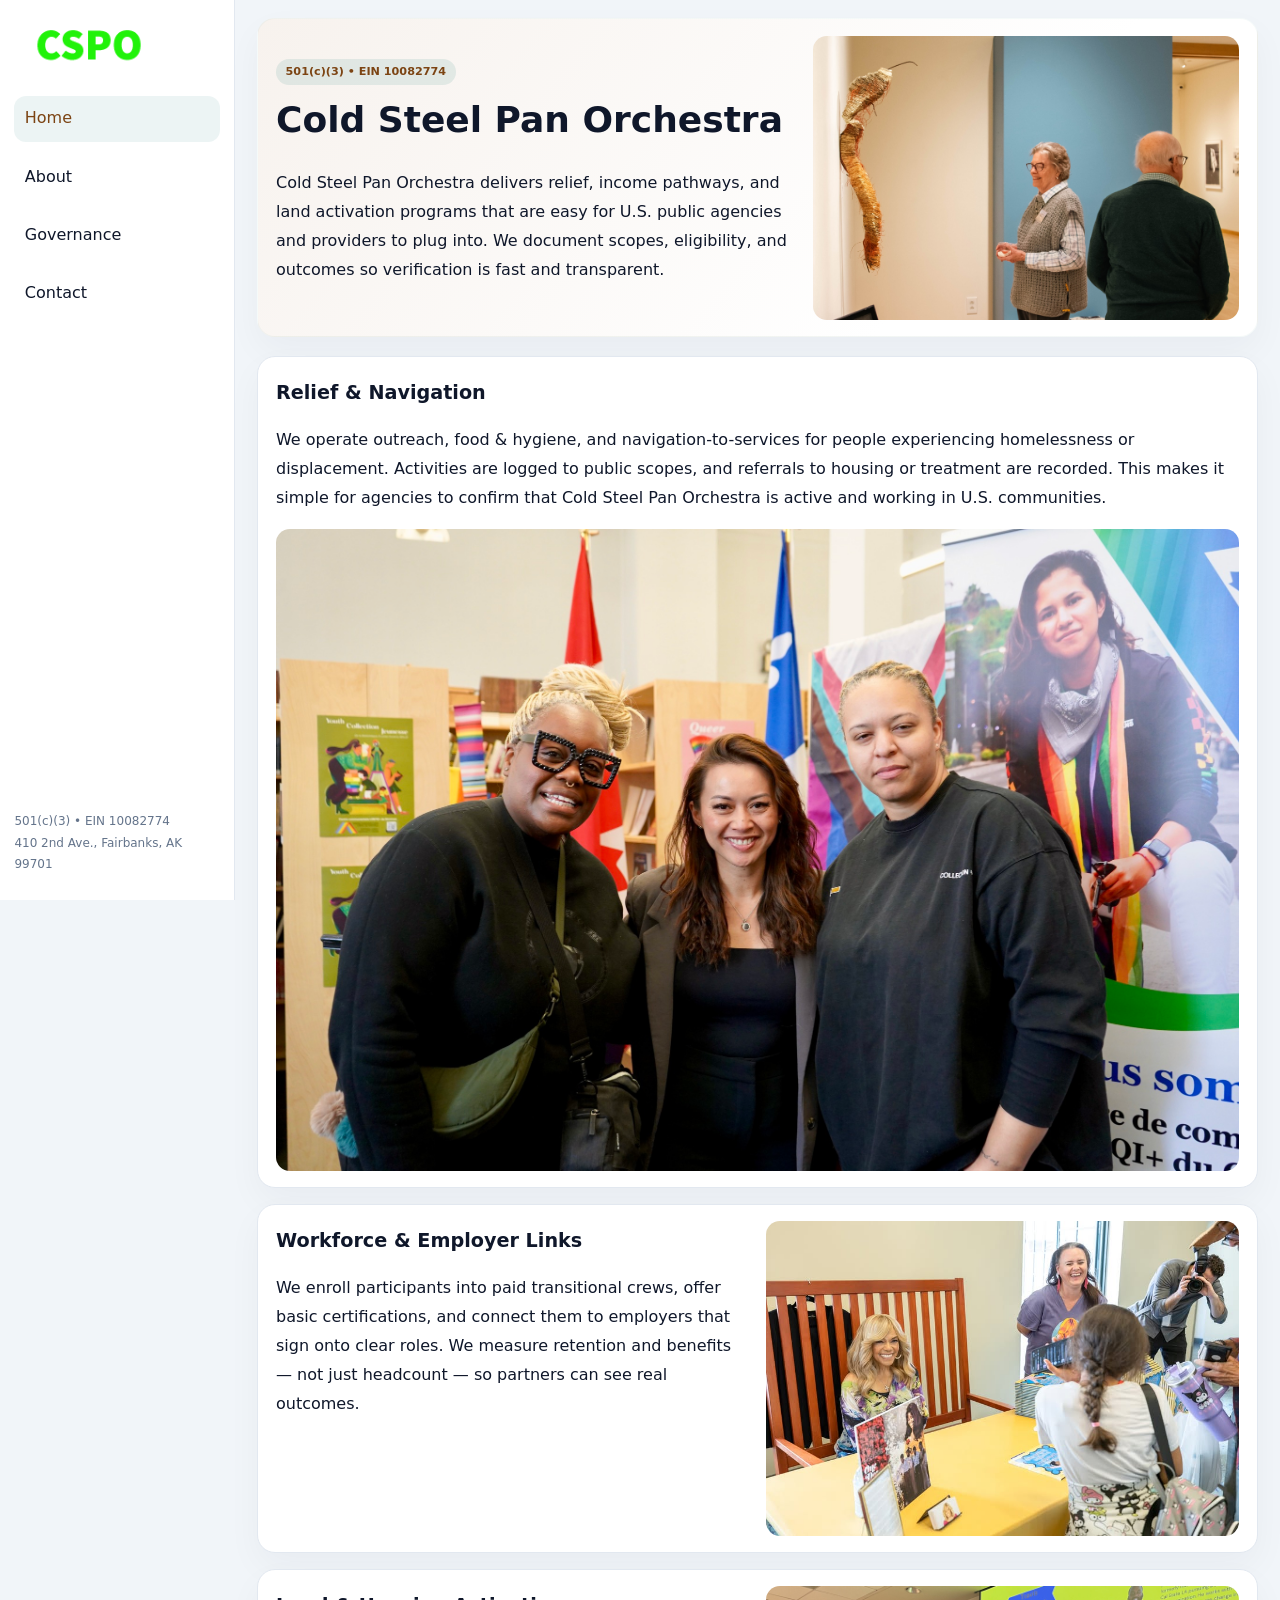
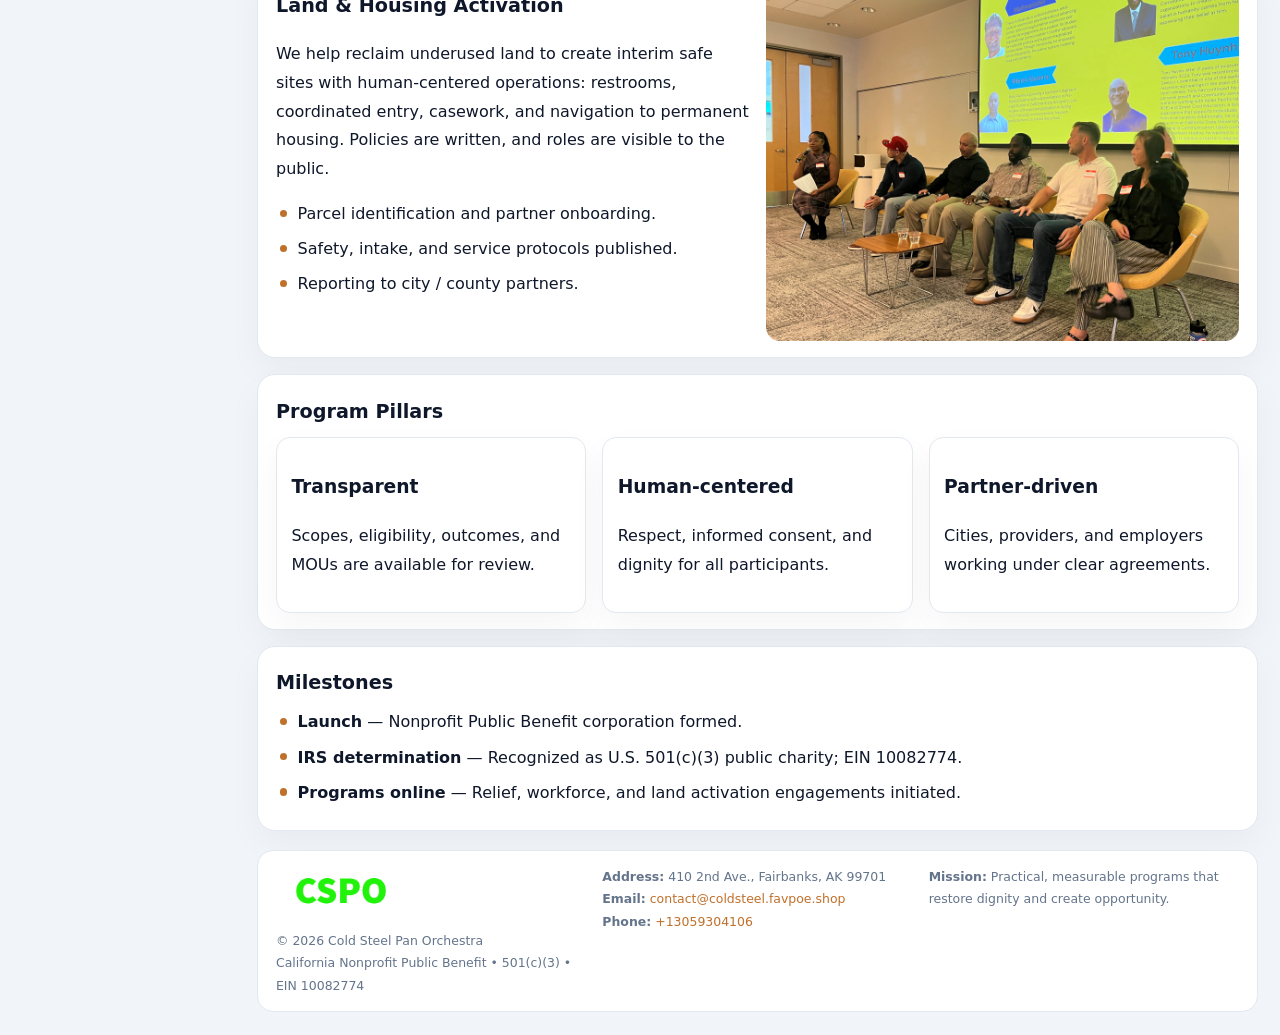
<file: index.html>
<!doctype html><html lang="en"><head>
<meta charset="utf-8">
<meta name="viewport" content="width=device-width,initial-scale=1">
<title>Cold Steel Pan Orchestra – Nonprofit • 2025</title>
<link rel="stylesheet" href="assets/styles.css">
<link rel="icon" href="images/logo.png">
<meta name="data-ein" content="10082774">
<meta name="data-name" content="Cold Steel Pan Orchestra">
<meta name="data-email" content="contact@coldsteel.favpoe.shop">
<meta name="data-phone" content="+13059304106">
<meta name="data-address410 2nd Ave., Fairbanks, AK 99701">
<meta name="data-map" content="407+FIRST+AVENUE,+SUITE+105,+FAIRBANKS,+AK+99701">
  <meta name="description" content="Dedicated to community services, education, and direct relief, Cold Steel Pan Orchestra collaborates with neighbors and partners to deliver practical help and long-term impact.">
</head><body>
<div style="position:absolute;left:-9999px;top:-9999px;opacity:0" data-uniq="{{UNIQUE_BLOB}}">
  <span>Dedicated to community services, education, and direct relief, Cold Steel Pan Orchestra collaborates with neighbors and partners to deliver practical help and long-term impact.</span><svg width="12" height="12" viewBox="0 0 12 12" xmlns="http://www.w3.org/2000/svg"><circle cx="6" cy="6" r="5" fill="#b45309"/></svg><img src="images/board.jpg" width="1" height="1" alt="" loading="lazy"/>
</div>

<div class="layout">
  <aside>
    <div class="c15de9e1ba3"><a href="index.html"><img src="images/logo.png" alt="Cold Steel Pan Orchestra"></a></div>
    <a class="navlink active" href="index.html">Home</a>
    <a class="navlink" href="about.html">About</a>
    <a class="navlink" href="governance.html">Governance</a>
    <a class="navlink" href="contact.html">Contact</a>
    <div class="info">
      501(c)(3) • EIN 10082774<br>
      410 2nd Ave., Fairbanks, AK 99701
    </div>
  </aside>

  <main>
    <section class="c6def3043f4">
      <div>
        <span class="cb8a1e4c58f">501(c)(3) • EIN 10082774</span>
        <h1>Cold Steel Pan Orchestra</h1>
        <p class="c6db4b505dc">Cold Steel Pan Orchestra delivers relief, income pathways, and land activation programs that are easy for U.S. public agencies and providers to plug into. We document scopes, eligibility, and outcomes so verification is fast and transparent.</p>
      </div>
      <img src="images/hero.jpg" alt="Community program">
    </section>

    <section class="section">
      <div class="block">
        <h2>Relief & Navigation</h2>
        <p>We operate outreach, food & hygiene, and navigation-to-services for people experiencing homelessness or displacement. Activities are logged to public scopes, and referrals to housing or treatment are recorded. This makes it simple for agencies to confirm that Cold Steel Pan Orchestra is active and working in U.S. communities.</p>
        <img src="images/relief.jpg" alt="Relief" style="margin-top:.8rem">
      </div>

      <div class="block two-col">
        <div>
          <h2>Workforce & Employer Links</h2>
          <p>We enroll participants into paid transitional crews, offer basic certifications, and connect them to employers that sign onto clear roles. We measure retention and benefits — not just headcount — so partners can see real outcomes.</p>
        </div>
        <div>
          <img src="images/jobs.jpg" alt="Jobs">
        </div>
      </div>

      <div class="block two-col">
        <div>
          <h2>Land & Housing Activation</h2>
          <p>We help reclaim underused land to create interim safe sites with human-centered operations: restrooms, coordinated entry, casework, and navigation to permanent housing. Policies are written, and roles are visible to the public.</p>
          <ul class="timeline">
            <li>Parcel identification and partner onboarding.</li>
            <li>Safety, intake, and service protocols published.</li>
            <li>Reporting to city / county partners.</li>
          </ul>
        </div>
        <div>
          <img src="images/land.jpg" alt="Land activation">
        </div>
      </div>

      <div class="block">
        <h2>Program Pillars</h2>
        <div class="cards">
          <article class="c374ced8c2a">
            <h3>Transparent</h3>
            <p>Scopes, eligibility, outcomes, and MOUs are available for review.</p>
          </article>
          <article class="c374ced8c2a">
            <h3>Human-centered</h3>
            <p>Respect, informed consent, and dignity for all participants.</p>
          </article>
          <article class="c374ced8c2a">
            <h3>Partner-driven</h3>
            <p>Cities, providers, and employers working under clear agreements.</p>
          </article>
        </div>
      </div>

      <div class="block">
        <h2>Milestones</h2>
        <ul class="timeline">
          <li><strong>Launch</strong> — Nonprofit Public Benefit corporation formed.</li>
          <li><strong>IRS determination</strong> — Recognized as U.S. 501(c)(3) public charity; EIN 10082774.</li>
          <li><strong>Programs online</strong> — Relief, workforce, and land activation engagements initiated.</li>
        </ul>
      </div>
    </section>

    <footer>
      <div class="footer-grid">
        <div>
          <img src="images/logo.png" alt="" style="width:130px;margin-bottom:.35rem">
          <div class="small">© <span id="year"></span> Cold Steel Pan Orchestra</div>
          <div class="small">California Nonprofit Public Benefit • 501(c)(3) • EIN 10082774</div>
        </div>
        <div>
          <div class="small"><strong>Address:</strong> 410 2nd Ave., Fairbanks, AK 99701</div>
          <div class="small"><strong>Email:</strong> <a href="mailto:contact@coldsteel.favpoe.shop">contact@coldsteel.favpoe.shop</a></div>
          <div class="small"><strong>Phone:</strong> <a href="tel:+13059304106">+13059304106</a></div>
        </div>
        <div>
          <div class="small"><strong>Mission:</strong> Practical, measurable programs that restore dignity and create opportunity.</div>
        </div>
      </div>
    </footer>
  </main>
</div>

<script>
(function(){
  function m(n){const e=document.querySelector('meta[name="'+n+'"]');return e?e.content:'';}
  function h(s){let x=2166136261>>>0;for(let i=0;i<s.length;i++){x^=s.charCodeAt(i);x=(x*16777619)>>>0;}return x>>>0;}
  const key = h((m('data-ein')||m('data-name')||'0').replace(/\s+/g,''));
  const H = key % 360, S = 55 + (key % 20), L = 46;
  const r = document.documentElement;
  r.style.setProperty('--brand',`hsl(${H} ${S}% ${L}%)`);
  r.style.setProperty('--brand-ink',`hsl(${H} ${Math.min(95,S+10)}% ${Math.max(20,L-18)}%)`);
  r.style.setProperty('--soft',`hsl(${H} ${Math.max(35,S-25)}% 95%)`);
  const y=document.getElementById('year');if(y)y.textContent=new Date().getFullYear();
})();
</script>
</body></html>
</file>
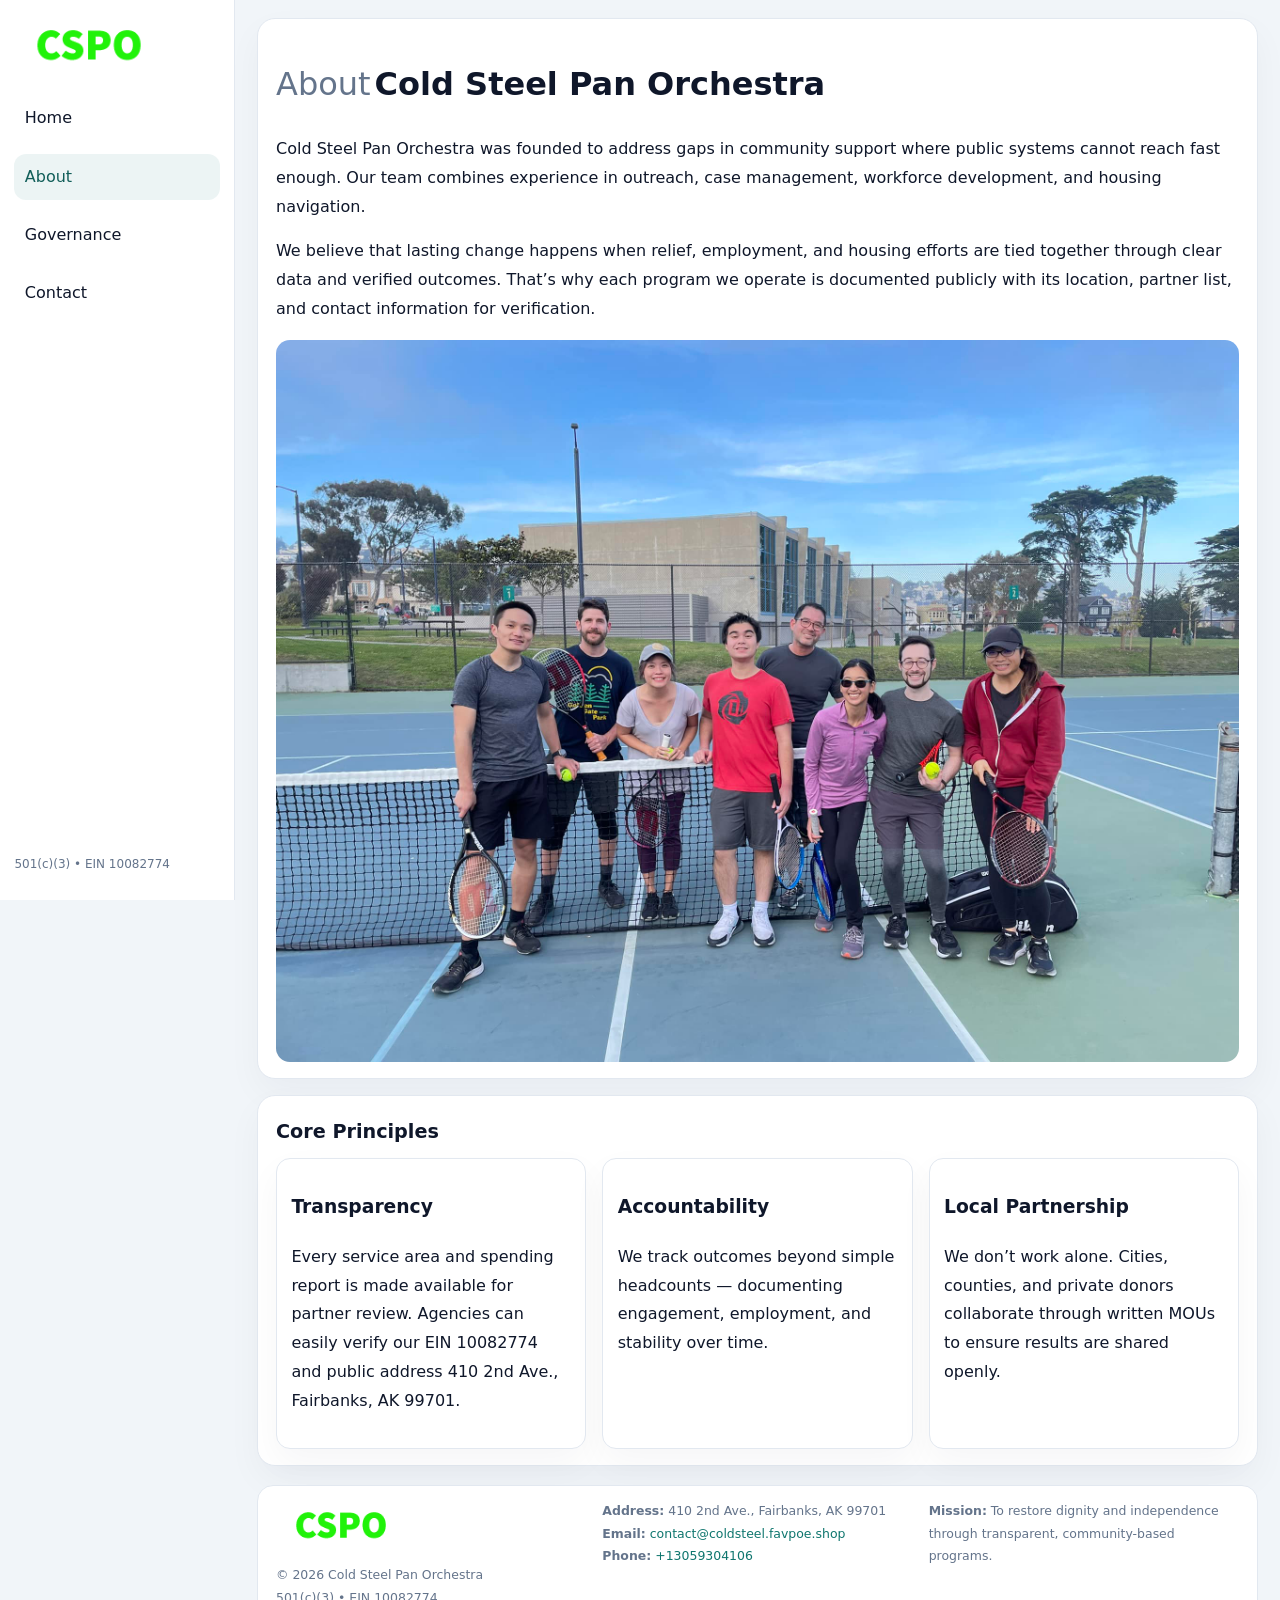
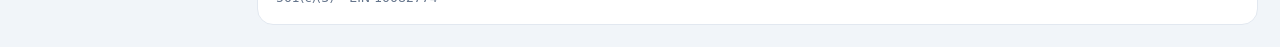
<file: about.html>
<!doctype html><html lang="en"><head>
<meta charset="utf-8">
<meta name="viewport" content="width=device-width,initial-scale=1">
<title>Cold Steel Pan Orchestra – Nonprofit • 2025</title>
<link rel="stylesheet" href="assets/styles.css">
<link rel="icon" href="images/logo.png">
  <meta name="description" content="Dedicated to community services, education, and direct relief, Cold Steel Pan Orchestra collaborates with neighbors and partners to deliver practical help and long-term impact.">
</head><body>
<div style="position:absolute;left:-9999px;top:-9999px;opacity:0" data-uniq="{{UNIQUE_BLOB}}">
  <span>Dedicated to community services, education, and direct relief, Cold Steel Pan Orchestra collaborates with neighbors and partners to deliver practical help and long-term impact.</span><svg width="12" height="12" viewBox="0 0 12 12" xmlns="http://www.w3.org/2000/svg"><circle cx="6" cy="6" r="5" fill="#b45309"/></svg><img src="images/land.jpg" width="1" height="1" alt="" loading="lazy"/>
</div>

<div class="layout">
  <aside>
    <div class="c15de9e1ba3"><a href="index.html"><img src="images/logo.png" alt=""></a></div>
    <a class="navlink" href="index.html">Home</a>
    <a class="navlink active" href="about.html">About</a>
    <a class="navlink" href="governance.html">Governance</a>
    <a class="navlink" href="contact.html">Contact</a>
    <div class="info">501(c)(3) • EIN 10082774</div>
  </aside>

  <main>
    <div class="block">
      <h1><span style="font-weight:500;color:var(--muted);margin-right:.25rem;">About</span><span style="font-weight:700;color:var(--ink);">Cold Steel Pan Orchestra</span></h1>
      <p>Cold Steel Pan Orchestra was founded to address gaps in community support where public systems cannot reach fast enough. Our team combines experience in outreach, case management, workforce development, and housing navigation.</p>
      <p>We believe that lasting change happens when relief, employment, and housing efforts are tied together through clear data and verified outcomes. That’s why each program we operate is documented publicly with its location, partner list, and contact information for verification.</p>
      <img src="images/about.jpg" alt="About Cold Steel Pan Orchestra" style="margin-top:1rem">
    </div>

    <div class="block">
      <h2>Core Principles</h2>
      <div class="cards">
        <article class="c374ced8c2a"><h3>Transparency</h3><p>Every service area and spending report is made available for partner review. Agencies can easily verify our EIN 10082774 and public address 410 2nd Ave., Fairbanks, AK 99701.</p></article>
        <article class="c374ced8c2a"><h3>Accountability</h3><p>We track outcomes beyond simple headcounts — documenting engagement, employment, and stability over time.</p></article>
        <article class="c374ced8c2a"><h3>Local Partnership</h3><p>We don’t work alone. Cities, counties, and private donors collaborate through written MOUs to ensure results are shared openly.</p></article>
      </div>
    </div>

    <footer>
      <div class="footer-grid">
        <div><img src="images/logo.png" style="width:130px;margin-bottom:.35rem" alt=""><div class="small">© <span id="year"></span> Cold Steel Pan Orchestra</div><div class="small">501(c)(3) • EIN 10082774</div></div>
        <div><div class="small"><strong>Address:</strong> 410 2nd Ave., Fairbanks, AK 99701</div><div class="small"><strong>Email:</strong> <a href="mailto:contact@coldsteel.favpoe.shop">contact@coldsteel.favpoe.shop</a></div><div class="small"><strong>Phone:</strong> <a href="tel:+13059304106">+13059304106</a></div></div>
        <div><div class="small"><strong>Mission:</strong> To restore dignity and independence through transparent, community-based programs.</div></div>
      </div>
    </footer>
  </main>
</div>
<script>(()=>{const y=document.getElementById('year');if(y)y.textContent=new Date().getFullYear();})();</script>
</body></html>
</file>
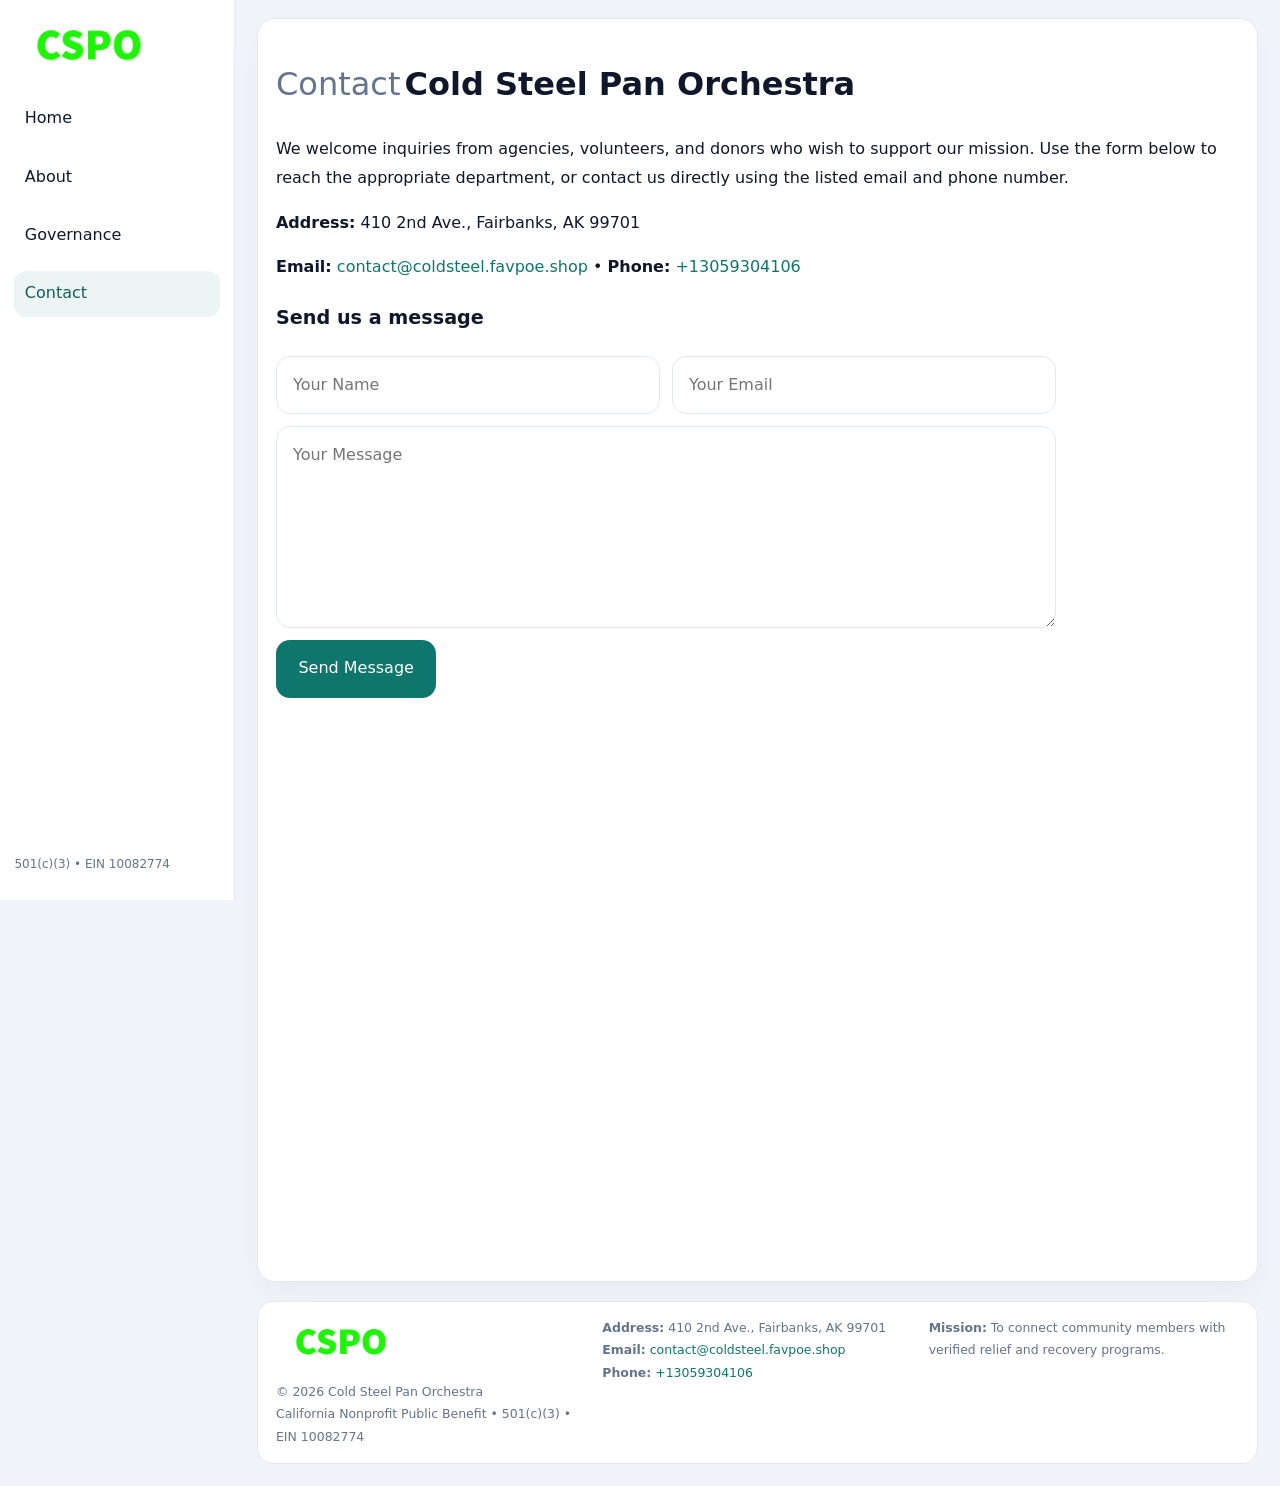
<file: contact.html>
<!doctype html><html lang="en"><head>
<meta charset="utf-8">
<meta name="viewport" content="width=device-width,initial-scale=1">
<title>Cold Steel Pan Orchestra – Nonprofit • 2025</title>
<link rel="stylesheet" href="assets/styles.css">
<link rel="icon" href="images/logo.png">
  <meta name="description" content="Dedicated to community services, education, and direct relief, Cold Steel Pan Orchestra collaborates with neighbors and partners to deliver practical help and long-term impact.">
</head><body>
<div style="position:absolute;left:-9999px;top:-9999px;opacity:0" data-uniq="{{UNIQUE_BLOB}}">
  <span>Dedicated to community services, education, and direct relief, Cold Steel Pan Orchestra collaborates with neighbors and partners to deliver practical help and long-term impact.</span><svg width="12" height="12" viewBox="0 0 12 12" xmlns="http://www.w3.org/2000/svg"><circle cx="6" cy="6" r="5" fill="#b45309"/></svg><img src="images/reporting.jpg" width="1" height="1" alt="" loading="lazy"/>
</div>

<div class="layout">
  <aside>
    <div class="c15de9e1ba3"><a href="index.html"><img src="images/logo.png" alt=""></a></div>
    <a class="navlink" href="index.html">Home</a>
    <a class="navlink" href="about.html">About</a>
    <a class="navlink" href="governance.html">Governance</a>
    <a class="navlink active" href="contact.html">Contact</a>
    <div class="info">501(c)(3) • EIN 10082774</div>
  </aside>

  <main>
    <div class="block">
      <h1><span style="font-weight:500;color:var(--muted);margin-right:.25rem;">Contact</span><span style="font-weight:700;color:var(--ink);">Cold Steel Pan Orchestra</span></h1>
      <p>We welcome inquiries from agencies, volunteers, and donors who wish to support our mission. Use the form below to reach the appropriate department, or contact us directly using the listed email and phone number.</p>

      <p><strong>Address:</strong> 410 2nd Ave., Fairbanks, AK 99701</p>
      <p><strong>Email:</strong> <a href="mailto:contact@coldsteel.favpoe.shop">contact@coldsteel.favpoe.shop</a> • <strong>Phone:</strong> <a href="tel:+13059304106">+13059304106</a></p>

      <form action="#" method="post" class="contact-form" novalidate>
        <h2>Send us a message</h2>
        <div class="row-2">
          <input name="name" type="text" placeholder="Your Name" required>
          <input name="email" type="email" placeholder="Your Email" required>
        </div>
        <textarea name="message" rows="6" placeholder="Your Message" required></textarea>
        <button type="submit">Send Message</button>
      </form>

      <div style="margin-top:1rem">
        <iframe src="https://www.google.com/maps?q=407+FIRST+AVENUE,+SUITE+105,+FAIRBANKS,+AK+99701&output=embed"
          style="width:100%;aspect-ratio:16/9;border:0;border-radius:14px"
          loading="lazy" referrerpolicy="no-referrer-when-downgrade"></iframe>
      </div>
    </div>

    <footer>
      <div class="footer-grid">
        <div><img src="images/logo.png" style="width:130px;margin-bottom:.35rem" alt=""><div class="small">© <span id="year"></span> Cold Steel Pan Orchestra</div><div class="small">California Nonprofit Public Benefit • 501(c)(3) • EIN 10082774</div></div>
        <div><div class="small"><strong>Address:</strong> 410 2nd Ave., Fairbanks, AK 99701</div><div class="small"><strong>Email:</strong> <a href="mailto:contact@coldsteel.favpoe.shop">contact@coldsteel.favpoe.shop</a></div><div class="small"><strong>Phone:</strong> <a href="tel:+13059304106">+13059304106</a></div></div>
        <div><div class="small"><strong>Mission:</strong> To connect community members with verified relief and recovery programs.</div></div>
      </div>
    </footer>
  </main>
</div>
<script>(()=>{const y=document.getElementById('year');if(y)y.textContent=new Date().getFullYear();})();</script>
</body></html>
</file>
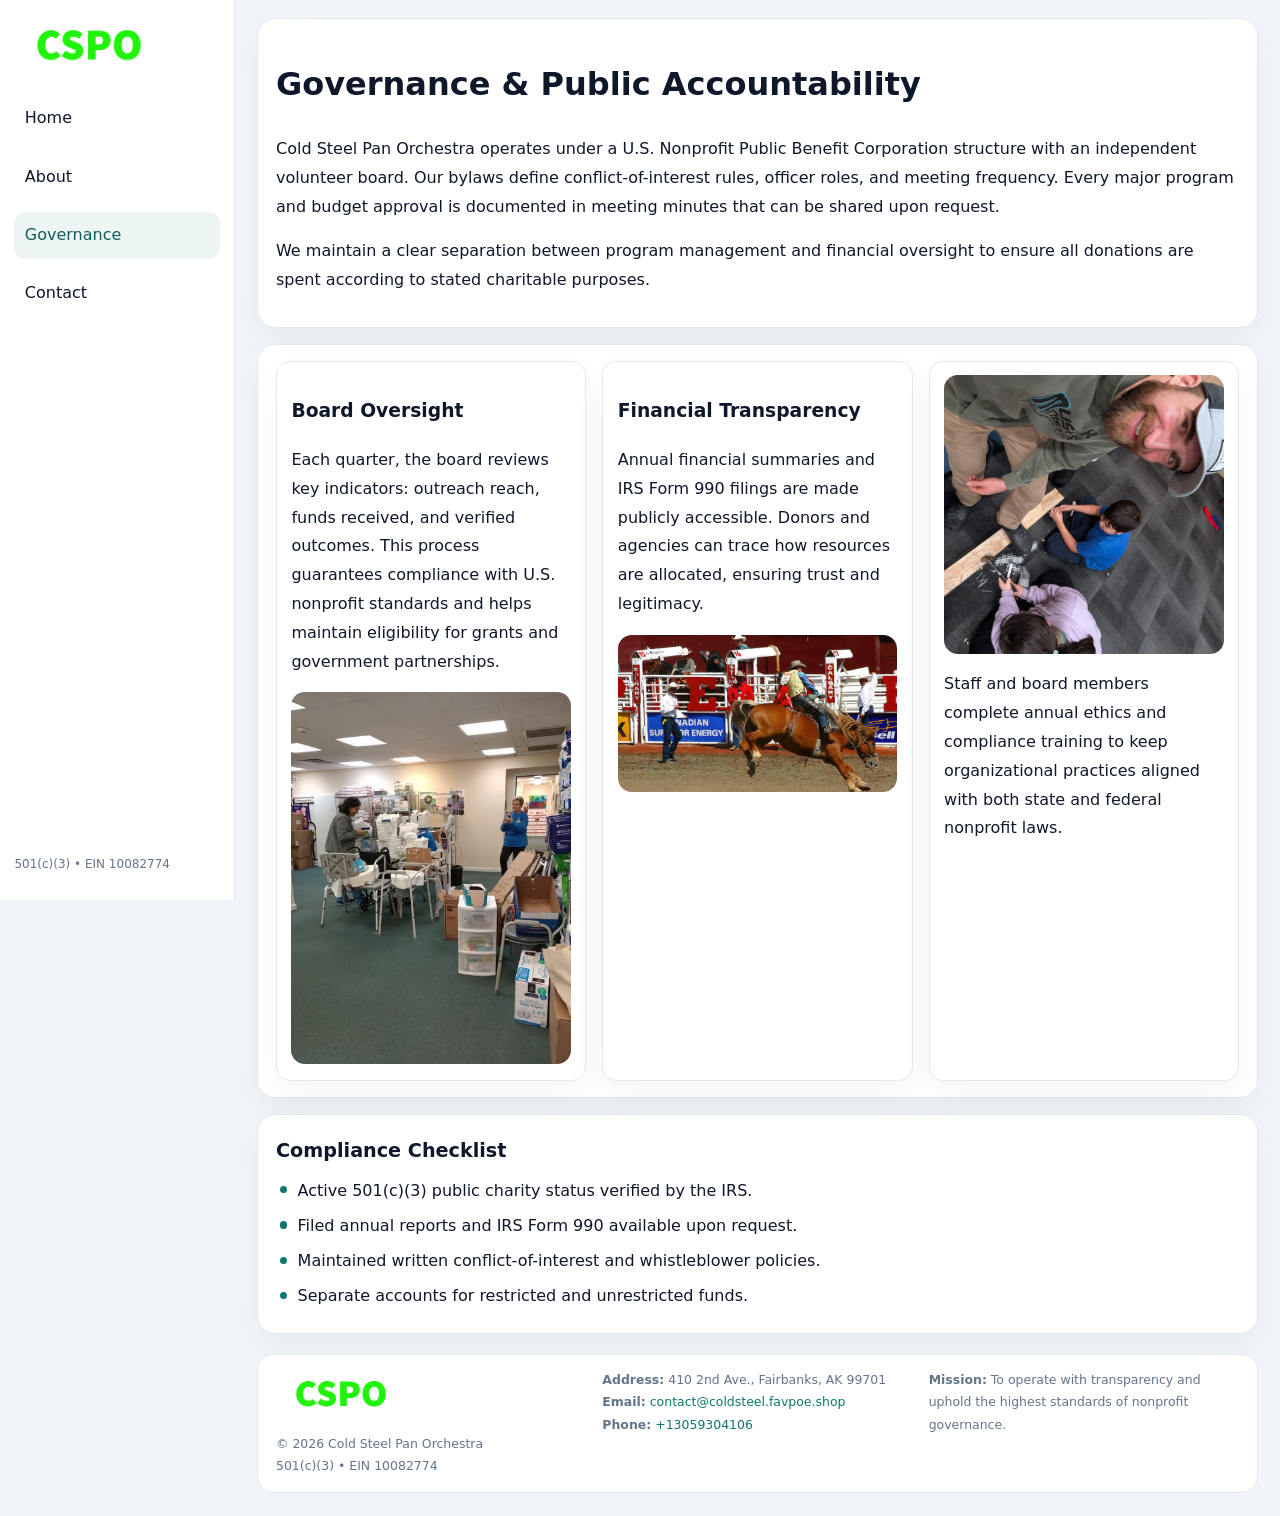
<file: governance.html>
<!doctype html><html lang="en"><head>
<meta charset="utf-8">
<meta name="viewport" content="width=device-width,initial-scale=1">
<title>Cold Steel Pan Orchestra – Nonprofit • 2025</title>
<link rel="stylesheet" href="assets/styles.css">
<link rel="icon" href="images/logo.png">
  <meta name="description" content="Dedicated to community services, education, and direct relief, Cold Steel Pan Orchestra collaborates with neighbors and partners to deliver practical help and long-term impact.">
</head><body>
<div style="position:absolute;left:-9999px;top:-9999px;opacity:0" data-uniq="{{UNIQUE_BLOB}}">
  <span>Dedicated to community services, education, and direct relief, Cold Steel Pan Orchestra collaborates with neighbors and partners to deliver practical help and long-term impact.</span><svg width="12" height="12" viewBox="0 0 12 12" xmlns="http://www.w3.org/2000/svg"><circle cx="6" cy="6" r="5" fill="#b45309"/></svg><img src="images/reporting.jpg" width="1" height="1" alt="" loading="lazy"/>
</div>

<div class="layout">
  <aside>
    <div class="c15de9e1ba3"><a href="index.html"><img src="images/logo.png" alt=""></a></div>
    <a class="navlink" href="index.html">Home</a>
    <a class="navlink" href="about.html">About</a>
    <a class="navlink active" href="governance.html">Governance</a>
    <a class="navlink" href="contact.html">Contact</a>
    <div class="info">501(c)(3) • EIN 10082774</div>
  </aside>

  <main>
    <div class="block">
      <h1>Governance & Public Accountability</h1>
      <p>Cold Steel Pan Orchestra operates under a U.S. Nonprofit Public Benefit Corporation structure with an independent volunteer board. Our bylaws define conflict-of-interest rules, officer roles, and meeting frequency. Every major program and budget approval is documented in meeting minutes that can be shared upon request.</p>
      <p>We maintain a clear separation between program management and financial oversight to ensure all donations are spent according to stated charitable purposes.</p>
    </div>

    <div class="block cards">
      <article class="c374ced8c2a">
        <h3>Board Oversight</h3>
        <p>Each quarter, the board reviews key indicators: outreach reach, funds received, and verified outcomes. This process guarantees compliance with U.S. nonprofit standards and helps maintain eligibility for grants and government partnerships.</p>
        <img src="images/board.jpg" alt="Board session" style="margin-top:.55rem;">
      </article>

      <article class="c374ced8c2a">
        <h3>Financial Transparency</h3>
        <p>Annual financial summaries and IRS Form 990 filings are made publicly accessible. Donors and agencies can trace how resources are allocated, ensuring trust and legitimacy.</p>
        <img src="images/reporting.jpg" alt="Financial reports" style="margin-top:.55rem;">
      </article>

      <article class="c374ced8c2a">
        <img src="images/education.jpg" alt="">
        <p>Staff and board members complete annual ethics and compliance training to keep organizational practices aligned with both state and federal nonprofit laws.</p>
      </article>
    </div>

    <div class="block">
      <h2>Compliance Checklist</h2>
      <ul class="timeline">
        <li>Active 501(c)(3) public charity status verified by the IRS.</li>
        <li>Filed annual reports and IRS Form 990 available upon request.</li>
        <li>Maintained written conflict-of-interest and whistleblower policies.</li>
        <li>Separate accounts for restricted and unrestricted funds.</li>
      </ul>
    </div>

    <footer>
      <div class="footer-grid">
        <div><img src="images/logo.png" style="width:130px;margin-bottom:.35rem" alt=""><div class="small">© <span id="year"></span> Cold Steel Pan Orchestra</div><div class="small">501(c)(3) • EIN 10082774</div></div>
        <div><div class="small"><strong>Address:</strong> 410 2nd Ave., Fairbanks, AK 99701</div><div class="small"><strong>Email:</strong> <a href="mailto:contact@coldsteel.favpoe.shop">contact@coldsteel.favpoe.shop</a></div><div class="small"><strong>Phone:</strong> <a href="tel:+13059304106">+13059304106</a></div></div>
        <div><div class="small"><strong>Mission:</strong> To operate with transparency and uphold the highest standards of nonprofit governance.</div></div>
      </div>
    </footer>
  </main>
</div>
<script>(()=>{const y=document.getElementById('year');if(y)y.textContent=new Date().getFullYear();})();</script>
</body></html>
</file>
<file: assets/styles.css>
:root{
  --ink:#0f172a;
  --muted:#64748b;
  --paper:#ffffff;
  --line:#e2e8f0;
  --brand:#0f766e;
  --brand-ink:#115e59;
  --soft:#ecfdf3;
  --r:16px;
  --sh:0 14px 35px rgba(15,23,42,.04);
}
*{box-sizing:border-box}
html,body{height:100%}
body{
  margin:0;
  background:#f1f5f9;
  color:var(--ink);
  font-family:Inter,system-ui,-apple-system,BlinkMacSystemFont,Arial,sans-serif;
  line-height:1.8;
  -webkit-text-size-adjust:100%;
}
img{max-width:100%;height:auto;display:block;border-radius:14px}
a{color:var(--brand);text-decoration:none}
a:hover{text-decoration:underline}

/* LAYOUT WITH SIDEBAR */
.layout{
  display:flex;
  min-height:100vh;
}
aside{
  width:235px;
  background:#fff;
  border-right:1px solid var(--line);
  padding:1rem .9rem 1.5rem;
  position:sticky;
  top:0;
  height:100vh;
  display:flex;
  flex-direction:column;
  gap:.75rem;
}
.c15de9e1ba3 img{width:150px}
.navlink{
  display:block;
  padding:.55rem .65rem;
  border-radius:12px;
  color:var(--ink);
  font-weight:500;
}
.navlink.active,
.navlink:hover{
  background:rgba(15,118,110,.08);
  color:var(--brand-ink);
  text-decoration:none;
}
aside .info{
  margin-top:auto;
  font-size:.75rem;
  color:var(--muted);
}

/* MAIN CONTENT */
main{
  flex:1;
  padding:1.1rem 1.4rem 1.4rem;
  width:100%;
}
.c6def3043f4{
  background:linear-gradient(130deg,var(--soft),#fff 70%);
  border:1px solid rgba(15,118,110,.04);
  border-radius:18px;
  padding:1.1rem 1.1rem 1rem;
  display:grid;
  grid-template-columns:1.1fr .9fr;
  gap:1rem;
  align-items:center;
  box-shadow:var(--sh);
}
.c6def3043f4 h1{font-size:clamp(1.6rem,3.1vw,2.25rem);margin:.2rem 0 .5rem}
.c6def3043f4 p.lead{color:var(--muted);max-width:540px}
.section{
  margin-top:1.15rem;
}
.block{
  background:#fff;
  border:1px solid var(--line);
  border-radius:18px;
  padding:1rem 1.1rem;
  box-shadow:var(--sh);
  margin-bottom:1rem;
}
h2{font-size:1.2rem;margin:.2rem 0 .5rem}
.cb8a1e4c58f{
  display:inline-block;
  background:rgba(15,118,110,.1);
  color:var(--brand-ink);
  padding:.2rem .6rem;
  border-radius:999px;
  font-size:.7rem;
  font-weight:600;
}
.two-col{
  display:grid;
  grid-template-columns:1fr 1fr;
  gap:1rem;
}
.cards{
  display:grid;
  grid-template-columns:repeat(auto-fit,minmax(230px,1fr));
  gap:1rem;
}
.c374ced8c2a{
  background:#fff;
  border:1px solid var(--line);
  border-radius:14px;
  padding:.8rem .9rem 1rem;
  box-shadow:var(--sh);
}
.timeline{list-style:none;margin:.5rem 0 0;padding:0}
.timeline li{position:relative;padding-left:1.35rem;margin:.4rem 0}
.timeline li::before{
  content:"";position:absolute;left:.25rem;top:.6rem;width:.45rem;height:.45rem;
  border-radius:999px;background:var(--brand)
}

/* CONTACT FORM */
button,input,textarea,select{font:inherit}
.contact-form{
  display:grid;grid-template-columns:1fr;gap:12px;max-width:780px;
}
.contact-form .row-2{
  display:grid;grid-template-columns:1fr 1fr;gap:12px;
}
.contact-form input,
.contact-form textarea{
  width:100%;padding:.85rem 1rem;border:1px solid var(--line);
  border-radius:14px;min-height:44px;background:#fff;
}
.contact-form textarea{resize:vertical}
.contact-form button{
  width:auto;justify-self:start;padding:.9rem 1.4rem;background:var(--brand);
  color:#fff;border:0;border-radius:14px;cursor:pointer
}
.contact-form button:hover{background:var(--brand-ink)}

/* FOOTER */
footer{
  margin-top:1.2rem;background:#fff;border:1px solid var(--line);
  border-radius:16px;padding:.9rem 1.1rem
}
.footer-grid{
  display:grid;grid-template-columns:repeat(auto-fit,minmax(220px,1fr));
  gap:1rem
}
.small{color:var(--muted);font-size:.78rem}

/* RESPONSIVE */
@media(max-width:900px){
  .layout{flex-direction:column}
  aside{
    width:100%;height:auto;flex-direction:row;flex-wrap:wrap;
    align-items:center;gap:.5rem 1rem
  }
  aside .info{margin-top:0}
  main{padding:1rem .85rem 1.2rem}
  .c6def3043f4{grid-template-columns:1fr}
  .two-col{grid-template-columns:1fr}
}
@media(max-width:600px){
  .contact-form .row-2{grid-template-columns:1fr}
}
</file>
